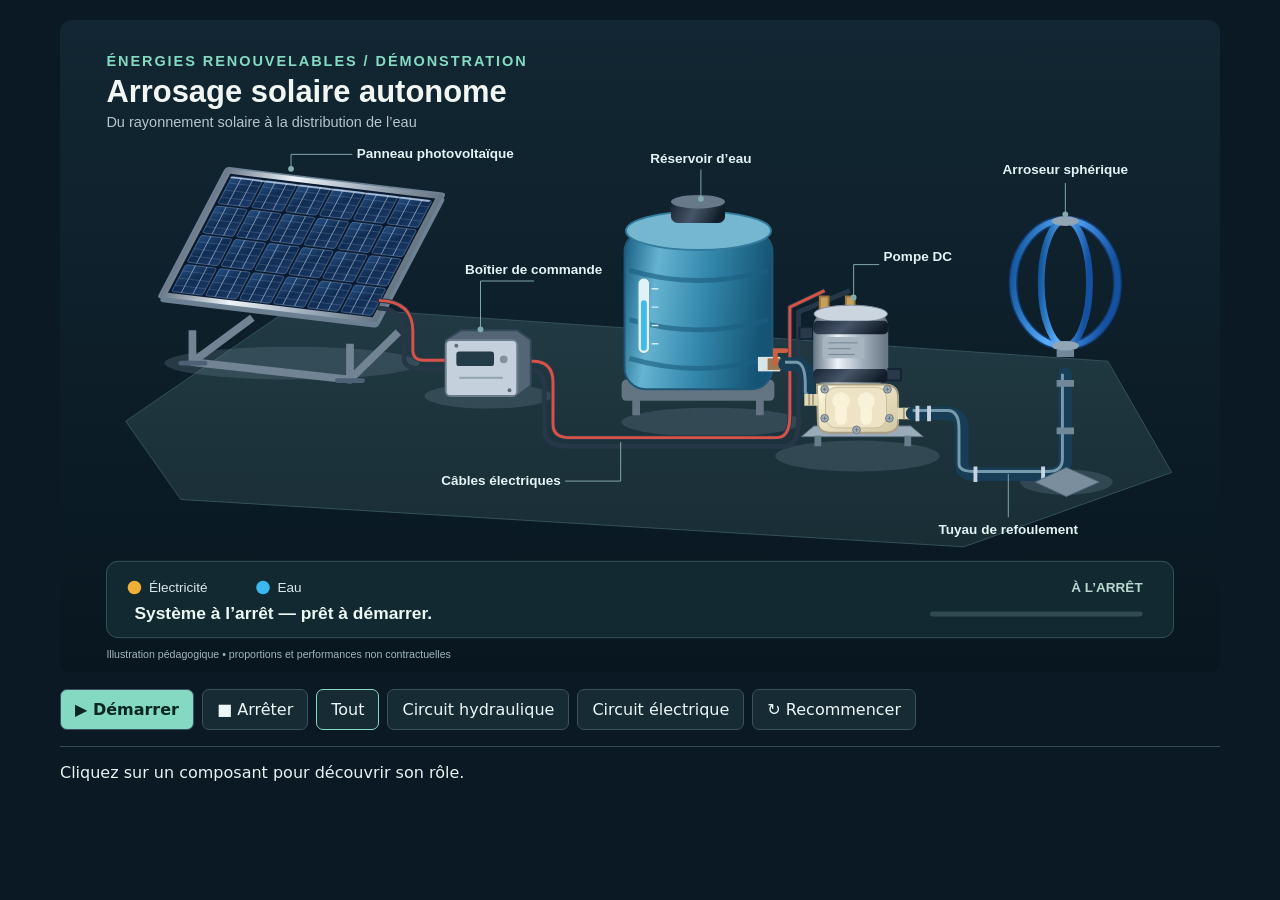
<file: circuit.html>
<!doctype html><html lang="fr"><head><meta charset="utf-8"><meta name="viewport" content="width=device-width, initial-scale=1"><title>Arrosage solaire – démonstration interactive</title><style>
*{box-sizing:border-box}body{margin:0;background:#0a1923;color:#e9f2f1;font:16px system-ui,sans-serif}
main{max-width:1200px;margin:auto;padding:clamp(4px,1.7vw,20px)}svg{display:block;width:100%;height:auto;border-radius:12px}
nav{display:flex;gap:8px;flex-wrap:wrap;margin:16px 0}button{border:1px solid #39525e;border-radius:7px;background:#172b35;color:#edf7f7;padding:10px 14px;cursor:pointer;font:inherit}button.primary{background:#83d9c1;color:#0a2621;font-weight:650}button[aria-pressed=true]{border-color:#83d9c1}button:focus-visible,svg g[tabindex]:focus{outline:3px solid #f2c371}#info{border-top:1px solid #334c55;padding:14px 0;line-height:1.5}svg g[tabindex]{cursor:pointer}@media(max-width:550px){button{padding:7px 9px;font-size:.9rem}nav{gap:5px}}
</style></head><body><main><svg xmlns="http://www.w3.org/2000/svg" viewBox="0 0 1200 675" width="1200" height="675" role="img" aria-label="Schéma animé du système d’arrosage solaire">
<defs>
 <linearGradient id="bg" x2="0" y2="1"><stop stop-color="#122733"/><stop offset="1" stop-color="#08161f"/></linearGradient>
 <linearGradient id="tank" x2="1" y2=".15"><stop stop-color="#155b81"/><stop offset=".25" stop-color="#65b3d1"/><stop offset=".6" stop-color="#3287aa"/><stop offset="1" stop-color="#155474"/></linearGradient>
 <linearGradient id="steel" x2="1" y2="0"><stop stop-color="#697888"/><stop offset=".32" stop-color="#edf3f8"/><stop offset=".65" stop-color="#a3b1be"/><stop offset="1" stop-color="#667581"/></linearGradient>
 <linearGradient id="black" x2="1" y2=".2"><stop stop-color="#172333"/><stop offset=".5" stop-color="#465668"/><stop offset="1" stop-color="#111c28"/></linearGradient>
 <linearGradient id="cream" x2="1" y2="1"><stop stop-color="#fff8dc"/><stop offset="1" stop-color="#d2c7a3"/></linearGradient>
 <linearGradient id="cell" x2="1" y2="1"><stop stop-color="#254d80"/><stop offset=".48" stop-color="#102d53"/><stop offset="1" stop-color="#1c3b69"/></linearGradient>
 <linearGradient id="blue" x2="1" y2=".2"><stop stop-color="#0a4d91"/><stop offset=".5" stop-color="#5caeff"/><stop offset="1" stop-color="#1451a1"/></linearGradient>
 <linearGradient id="ground" x2="0" y2="1"><stop stop-color="#213a43"/><stop offset="1" stop-color="#192d35"/></linearGradient>
</defs>
<rect width="1200" height="675" fill="url(#bg)"/>
<text x="48" y="48" font-family="sans-serif" font-size="15" font-weight="bold" letter-spacing="2" fill="#85dac2">ÉNERGIES RENOUVELABLES / DÉMONSTRATION</text>
<text x="48" y="85" font-family="sans-serif" font-size="32" font-weight="bold" fill="#f1f6f3">Arrosage solaire autonome</text>
<text x="48" y="111" font-family="sans-serif" font-size="15" fill="#b5c5cb">Du rayonnement solaire à la distribution de l’eau</text>
<path d="M68 415 L243 295 L1084 353 L1150 468 L935 545 L125 496Z" fill="url(#ground)" stroke="#35525d"/>
<g opacity=".25" fill="#758a9c"><ellipse cx="240" cy="355" rx="132" ry="17"/><ellipse cx="443" cy="389" rx="66" ry="13"/><ellipse cx="674" cy="416" rx="93" ry="15"/><ellipse cx="825" cy="451" rx="85" ry="16"/><ellipse cx="1041" cy="478" rx="48" ry="13"/></g>
<!-- solar panel stand -->
<g id="panel"><path d="M137 321L137 354L300 372L300 335M137 354L199 308M300 372L350 323" stroke="#728494" stroke-width="8" fill="none" stroke-linejoin="round"/><path d="M125 355L150 355M287 373L313 373" stroke="#4c6173" stroke-width="5" stroke-linecap="round"/>
<g transform="matrix(1 .12 -.43 .82 173 157)"><rect x="0" y="0" width="226" height="164" rx="4" fill="#6d8092"/><rect x="-3" y="-5" width="226" height="164" rx="3" fill="url(#steel)" stroke="#6c8296" stroke-width="2"/><rect x="4" y="2" width="212" height="150" fill="#091a31"/>
<rect x="7" y="5" width="32" height="34" rx="2" fill="url(#cell)" stroke="#6382a5" stroke-width=".6"/><path d="M17 5V39M29 5V39" stroke="#a6bad1" stroke-width=".7"/><path d="M7 13H39M7 22H39M7 31H39" stroke="#8ba1bd" stroke-width=".4" opacity=".65"/><rect x="42" y="5" width="32" height="34" rx="2" fill="url(#cell)" stroke="#6382a5" stroke-width=".6"/><path d="M52 5V39M64 5V39" stroke="#a6bad1" stroke-width=".7"/><path d="M42 13H74M42 22H74M42 31H74" stroke="#8ba1bd" stroke-width=".4" opacity=".65"/><rect x="77" y="5" width="32" height="34" rx="2" fill="url(#cell)" stroke="#6382a5" stroke-width=".6"/><path d="M87 5V39M99 5V39" stroke="#a6bad1" stroke-width=".7"/><path d="M77 13H109M77 22H109M77 31H109" stroke="#8ba1bd" stroke-width=".4" opacity=".65"/><rect x="112" y="5" width="32" height="34" rx="2" fill="url(#cell)" stroke="#6382a5" stroke-width=".6"/><path d="M122 5V39M134 5V39" stroke="#a6bad1" stroke-width=".7"/><path d="M112 13H144M112 22H144M112 31H144" stroke="#8ba1bd" stroke-width=".4" opacity=".65"/><rect x="147" y="5" width="32" height="34" rx="2" fill="url(#cell)" stroke="#6382a5" stroke-width=".6"/><path d="M157 5V39M169 5V39" stroke="#a6bad1" stroke-width=".7"/><path d="M147 13H179M147 22H179M147 31H179" stroke="#8ba1bd" stroke-width=".4" opacity=".65"/><rect x="182" y="5" width="32" height="34" rx="2" fill="url(#cell)" stroke="#6382a5" stroke-width=".6"/><path d="M192 5V39M204 5V39" stroke="#a6bad1" stroke-width=".7"/><path d="M182 13H214M182 22H214M182 31H214" stroke="#8ba1bd" stroke-width=".4" opacity=".65"/><rect x="7" y="42" width="32" height="34" rx="2" fill="url(#cell)" stroke="#6382a5" stroke-width=".6"/><path d="M17 42V76M29 42V76" stroke="#a6bad1" stroke-width=".7"/><path d="M7 50H39M7 59H39M7 68H39" stroke="#8ba1bd" stroke-width=".4" opacity=".65"/><rect x="42" y="42" width="32" height="34" rx="2" fill="url(#cell)" stroke="#6382a5" stroke-width=".6"/><path d="M52 42V76M64 42V76" stroke="#a6bad1" stroke-width=".7"/><path d="M42 50H74M42 59H74M42 68H74" stroke="#8ba1bd" stroke-width=".4" opacity=".65"/><rect x="77" y="42" width="32" height="34" rx="2" fill="url(#cell)" stroke="#6382a5" stroke-width=".6"/><path d="M87 42V76M99 42V76" stroke="#a6bad1" stroke-width=".7"/><path d="M77 50H109M77 59H109M77 68H109" stroke="#8ba1bd" stroke-width=".4" opacity=".65"/><rect x="112" y="42" width="32" height="34" rx="2" fill="url(#cell)" stroke="#6382a5" stroke-width=".6"/><path d="M122 42V76M134 42V76" stroke="#a6bad1" stroke-width=".7"/><path d="M112 50H144M112 59H144M112 68H144" stroke="#8ba1bd" stroke-width=".4" opacity=".65"/><rect x="147" y="42" width="32" height="34" rx="2" fill="url(#cell)" stroke="#6382a5" stroke-width=".6"/><path d="M157 42V76M169 42V76" stroke="#a6bad1" stroke-width=".7"/><path d="M147 50H179M147 59H179M147 68H179" stroke="#8ba1bd" stroke-width=".4" opacity=".65"/><rect x="182" y="42" width="32" height="34" rx="2" fill="url(#cell)" stroke="#6382a5" stroke-width=".6"/><path d="M192 42V76M204 42V76" stroke="#a6bad1" stroke-width=".7"/><path d="M182 50H214M182 59H214M182 68H214" stroke="#8ba1bd" stroke-width=".4" opacity=".65"/><rect x="7" y="79" width="32" height="34" rx="2" fill="url(#cell)" stroke="#6382a5" stroke-width=".6"/><path d="M17 79V113M29 79V113" stroke="#a6bad1" stroke-width=".7"/><path d="M7 87H39M7 96H39M7 105H39" stroke="#8ba1bd" stroke-width=".4" opacity=".65"/><rect x="42" y="79" width="32" height="34" rx="2" fill="url(#cell)" stroke="#6382a5" stroke-width=".6"/><path d="M52 79V113M64 79V113" stroke="#a6bad1" stroke-width=".7"/><path d="M42 87H74M42 96H74M42 105H74" stroke="#8ba1bd" stroke-width=".4" opacity=".65"/><rect x="77" y="79" width="32" height="34" rx="2" fill="url(#cell)" stroke="#6382a5" stroke-width=".6"/><path d="M87 79V113M99 79V113" stroke="#a6bad1" stroke-width=".7"/><path d="M77 87H109M77 96H109M77 105H109" stroke="#8ba1bd" stroke-width=".4" opacity=".65"/><rect x="112" y="79" width="32" height="34" rx="2" fill="url(#cell)" stroke="#6382a5" stroke-width=".6"/><path d="M122 79V113M134 79V113" stroke="#a6bad1" stroke-width=".7"/><path d="M112 87H144M112 96H144M112 105H144" stroke="#8ba1bd" stroke-width=".4" opacity=".65"/><rect x="147" y="79" width="32" height="34" rx="2" fill="url(#cell)" stroke="#6382a5" stroke-width=".6"/><path d="M157 79V113M169 79V113" stroke="#a6bad1" stroke-width=".7"/><path d="M147 87H179M147 96H179M147 105H179" stroke="#8ba1bd" stroke-width=".4" opacity=".65"/><rect x="182" y="79" width="32" height="34" rx="2" fill="url(#cell)" stroke="#6382a5" stroke-width=".6"/><path d="M192 79V113M204 79V113" stroke="#a6bad1" stroke-width=".7"/><path d="M182 87H214M182 96H214M182 105H214" stroke="#8ba1bd" stroke-width=".4" opacity=".65"/><rect x="7" y="116" width="32" height="34" rx="2" fill="url(#cell)" stroke="#6382a5" stroke-width=".6"/><path d="M17 116V150M29 116V150" stroke="#a6bad1" stroke-width=".7"/><path d="M7 124H39M7 133H39M7 142H39" stroke="#8ba1bd" stroke-width=".4" opacity=".65"/><rect x="42" y="116" width="32" height="34" rx="2" fill="url(#cell)" stroke="#6382a5" stroke-width=".6"/><path d="M52 116V150M64 116V150" stroke="#a6bad1" stroke-width=".7"/><path d="M42 124H74M42 133H74M42 142H74" stroke="#8ba1bd" stroke-width=".4" opacity=".65"/><rect x="77" y="116" width="32" height="34" rx="2" fill="url(#cell)" stroke="#6382a5" stroke-width=".6"/><path d="M87 116V150M99 116V150" stroke="#a6bad1" stroke-width=".7"/><path d="M77 124H109M77 133H109M77 142H109" stroke="#8ba1bd" stroke-width=".4" opacity=".65"/><rect x="112" y="116" width="32" height="34" rx="2" fill="url(#cell)" stroke="#6382a5" stroke-width=".6"/><path d="M122 116V150M134 116V150" stroke="#a6bad1" stroke-width=".7"/><path d="M112 124H144M112 133H144M112 142H144" stroke="#8ba1bd" stroke-width=".4" opacity=".65"/><rect x="147" y="116" width="32" height="34" rx="2" fill="url(#cell)" stroke="#6382a5" stroke-width=".6"/><path d="M157 116V150M169 116V150" stroke="#a6bad1" stroke-width=".7"/><path d="M147 124H179M147 133H179M147 142H179" stroke="#8ba1bd" stroke-width=".4" opacity=".65"/><rect x="182" y="116" width="32" height="34" rx="2" fill="url(#cell)" stroke="#6382a5" stroke-width=".6"/><path d="M192 116V150M204 116V150" stroke="#a6bad1" stroke-width=".7"/><path d="M182 124H214M182 133H214M182 142H214" stroke="#8ba1bd" stroke-width=".4" opacity=".65"/>
<path d="M6 6H212" stroke="#dcecff" opacity=".7" stroke-width="2"/></g></g>
<!-- electrical wiring from panel to box to motor -->
<path d="M330 290 Q365 291 365 322 L365 342 Q365 352 376 352 L404 352 M330 298 Q356 299 356 328 L356 351 Q356 361 376 361 L404 361" fill="none" stroke="#283747" stroke-width="5" stroke-linecap="round"/>
<path d="M330 290 Q365 291 365 322 L365 342 Q365 352 376 352 L404 352" fill="none" stroke="#d75247" stroke-width="3"/>
<path d="M474 353 L489 353 Q510 353 510 375 L510 418 Q510 432 526 432 L742 432 Q755 432 755 409 L755 297 L791 280 M474 362 L485 362 Q501 362 501 380 L501 424 Q501 441 526 441 L750 441 Q764 441 764 413 L764 302 L817 280" fill="none" stroke="#263747" stroke-width="5" stroke-linejoin="round"/>
<path d="M474 353 L489 353 Q510 353 510 375 L510 418 Q510 432 526 432 L742 432 Q755 432 755 409 L755 297 L791 280" fill="none" stroke="#d75247" stroke-width="3"/>
<!-- controller -->
<g id="controller"><path d="M399 331L415 321H473L487 331V378L473 389H399Z" fill="#546675" stroke="#334859" stroke-width="2"/><rect x="399" y="331" width="74" height="58" rx="5" fill="#c4d1dc" stroke="#697c8a" stroke-width="2"/><rect x="410" y="343" width="39" height="15" rx="3" fill="#243b48"/><circle id="led" cx="459" cy="351" r="4" fill="#82929c"/><path d="M413 370H458" stroke="#93a3af" stroke-width="2"/><circle cx="410" cy="337" r="2" fill="#5b6c7a"/><circle cx="465" cy="383" r="2" fill="#5b6c7a"/></g>
<!-- tank -->
<g id="reservoir"><rect x="581" y="372" width="158" height="22" rx="5" fill="#637483"/><path d="M596 383V409M724 383V409" stroke="#637483" stroke-width="8"/><rect x="584" y="218" width="153" height="164" rx="22" fill="url(#tank)" stroke="#205779" stroke-width="2"/><ellipse cx="660.5" cy="218" rx="75" ry="20" fill="#75b7d0" stroke="#337b9c" stroke-width="2"/><path d="M589 259Q660 280 732 259M589 310Q660 331 732 310M589 350Q660 371 732 350" fill="none" stroke="#1c6081" stroke-width="5" opacity=".65"/><rect x="632" y="188" width="56" height="22" rx="7" fill="url(#black)"/><ellipse cx="660" cy="188" rx="28" ry="7" fill="#687989"/><rect x="598" y="267" width="12" height="78" rx="6" fill="#e0f2f8" stroke="#5b9fb8"/><rect x="601" y="290" width="6" height="52" rx="3" fill="#42bbec"/><path d="M612 278h7M612 297h7M612 316h7M612 335h7" stroke="#d4edf6" stroke-width="1.5"/><path d="M722 356H745" stroke="#d9e6e9" stroke-width="15"/><path d="M732 356H750" stroke="#9b7850" stroke-width="12"/><path d="M740 356V342H751" fill="none" stroke="#cc5f44" stroke-width="5" stroke-linecap="round"/></g>
<!-- hydraulic intake -->
<path d="M750 356 L761 356 Q774 356 774 377 L774 384 Q774 393 785 393 L800 393" stroke="#183e55" stroke-width="14" fill="none" stroke-linecap="round"/><path d="M750 354 L761 354 Q771 354 771 377 L771 384 Q771 390 785 390 L800 390" stroke="#7699ab" stroke-width="3" fill="none"/>
<!-- pump bracket and faithful motor/head -->
<g id="pump"><path d="M780 420H880L893 431H767Z" fill="#9aabba" stroke="#617583"/><path d="M784 430V441M877 430V441" stroke="#667d8b" stroke-width="7"/>
<path d="M786 304V286H795V304M813 304V286H822V304" fill="#c6a05b" stroke="#9b7740" stroke-width="2"/>
<rect x="780" y="303" width="76" height="74" rx="14" fill="url(#steel)" stroke="#687b8b" stroke-width="1.5"/><ellipse cx="818" cy="304" rx="38" ry="9" fill="#cbd5df" stroke="#7f909f"/><rect x="779" y="311" width="78" height="14" rx="5" fill="url(#black)"/><rect x="779" y="361" width="78" height="14" rx="5" fill="url(#black)"/><path d="M778 318H765V330H778M856 361H870V373H856" fill="#29394a" stroke="#142536" stroke-width="2"/><rect x="789" y="328" width="43" height="22" rx="2" fill="#a7b5c1"/><path d="M795 334h30M795 340h23M795 346h27" stroke="#718492" stroke-width="1"/>
<path d="M783 377H853Q867 377 867 390V416Q867 427 852 427H799Q784 427 784 416Z" fill="url(#cream)" stroke="#a99f85" stroke-width="2"/><rect x="792" y="380" width="63" height="42" rx="11" fill="#eee4c5" stroke="#c7bd9e"/><circle cx="808" cy="394" r="9" fill="#f9f2d9"/><circle cx="834" cy="394" r="9" fill="#f9f2d9"/><path d="M808 404V413M834 404V413" stroke="#faf2d9" stroke-width="12" stroke-linecap="round"/>
<circle cx="791" cy="382" r="4" fill="#a2acb1" stroke="#687986"/><path d="M789 382h4M791 380v4" stroke="#5e6d78" stroke-width=".8"/><circle cx="856" cy="382" r="4" fill="#a2acb1" stroke="#687986"/><path d="M854 382h4M856 380v4" stroke="#5e6d78" stroke-width=".8"/><circle cx="791" cy="412" r="4" fill="#a2acb1" stroke="#687986"/><path d="M789 412h4M791 410v4" stroke="#5e6d78" stroke-width=".8"/><circle cx="858" cy="412" r="4" fill="#a2acb1" stroke="#687986"/><path d="M856 412h4M858 410v4" stroke="#5e6d78" stroke-width=".8"/><circle cx="824" cy="424" r="4" fill="#a2acb1" stroke="#687986"/><path d="M822 424h4M824 422v4" stroke="#5e6d78" stroke-width=".8"/>
<path d="M784 393H770M866 407H882" stroke="#e4d9b7" stroke-width="12"/><path d="M775 387V399M779 387V399M873 401V413M878 401V413" stroke="#a89e82" stroke-width="2"/></g>
<!-- discharge pipe -->
<path d="M882 407H918Q933 407 933 423V459Q933 470 946 470H1023Q1040 470 1040 454V366" fill="none" stroke="#173e56" stroke-width="14" stroke-linejoin="round" stroke-linecap="round"/><path d="M882 404H918Q930 404 930 423V459Q930 467 946 467H1023Q1037 467 1037 454V366" fill="none" stroke="#769bad" stroke-width="3"/>
<path d="M887 399V415M899 399V415M947 462V478M1017 462V478" stroke="#c7d4df" stroke-width="4"/>
<!-- sprinkler -->
<g id="sprinkler"><path d="M1009 478L1041 463L1075 478L1041 493Z" fill="#7b8e9d" stroke="#526c80"/><path d="M1040 475V333" stroke="url(#steel)" stroke-width="15"/><path d="M1031 425H1049M1031 376H1049M1031 345H1049" stroke="#71889b" stroke-width="7"/><ellipse cx="1040" cy="272" rx="54" ry="65" fill="none" stroke="#103d76" stroke-width="9"/><ellipse cx="1040" cy="272" rx="54" ry="65" fill="none" stroke="url(#blue)" stroke-width="6"/><ellipse cx="1040" cy="272" rx="25" ry="65" fill="none" stroke="url(#blue)" stroke-width="7"/><path d="M1040 207V337" stroke="url(#blue)" stroke-width="7"/><ellipse cx="1040" cy="208" rx="14" ry="5" fill="#91a5b5"/><ellipse cx="1040" cy="337" rx="14" ry="5" fill="#91a5b5"/></g>
<!-- moving instructional overlays -->
<g id="solar" opacity="0"><circle cx="106" cy="157" r="18" fill="#f4b335"/><g stroke="#f3b23c" stroke-width="3" stroke-linecap="round"><path d="M130.00 157.00L137.00 157.00"/><path d="M126.78 169.00L132.85 172.50"/><path d="M118.00 177.78L121.50 183.85"/><path d="M106.00 181.00L106.00 188.00"/><path d="M94.00 177.78L90.50 183.85"/><path d="M85.22 169.00L79.15 172.50"/><path d="M82.00 157.00L75.00 157.00"/><path d="M85.22 145.00L79.15 141.50"/><path d="M94.00 136.22L90.50 130.15"/><path d="M106.00 133.00L106.00 126.00"/><path d="M118.00 136.22L121.50 130.15"/><path d="M126.78 145.00L132.85 141.50"/></g><path d="M123 175L170 211M111 188L151 238M136 161L198 192" stroke="#e9ac39" stroke-width="2" stroke-dasharray="5 7" opacity=".8"/></g>
<g id="electric" opacity="0" fill="none" stroke="#ffc33e" stroke-width="4" stroke-linecap="round" stroke-dasharray="3 12" stroke-dashoffset="0.0"><path d="M330 290 Q365 291 365 322 L365 342 Q365 352 376 352 L404 352"/><path d="M474 353 L489 353 Q510 353 510 375 L510 418 Q510 432 526 432 L742 432 Q755 432 755 409 L755 297 L791 280"/></g>
<g id="intake" opacity="0" fill="none" stroke="#58d6ff" stroke-width="5" stroke-linecap="round" stroke-dasharray="4 11" stroke-dashoffset="0.0"><path d="M750 356 L761 356 Q774 356 774 377 L774 384 Q774 393 785 393 L800 393"/></g>
<g id="outflow" opacity="0" fill="none" stroke="#58d6ff" stroke-width="5" stroke-linecap="round" stroke-dasharray="4 11" stroke-dashoffset="0.0"><path d="M882 407H918Q933 407 933 423V459Q933 470 946 470H1023Q1040 470 1040 454V337"/></g>
<g id="sprays" opacity="0" fill="none" stroke="#39a8e4" stroke-width="2.5" stroke-linecap="round" stroke-dasharray="2 9" stroke-dashoffset="0.0"> <path d="M992 253Q941 205 917 324"/><path d="M1008 222Q965 140 926 242"/><path d="M1030 211Q1001 128 984 197"/><path d="M1054 214Q1089 134 1111 213"/><path d="M1080 232Q1144 171 1166 295"/><path d="M1090 270Q1151 247 1174 374"/></g>
<!-- annotation lines and labels -->
<g font-family="sans-serif" font-size="14" font-weight="bold" fill="#e3f2f4" stroke-linecap="round">
<g><path d="M239 154V139H302" stroke="#83abae" fill="none"/><circle cx="239" cy="154" r="3" fill="#83abae"/><text x="307" y="143">Panneau photovoltaïque</text></g>
<g><path d="M435 320V270H490" stroke="#83abae" fill="none"/><circle cx="435" cy="320" r="3" fill="#83abae"/><text x="490" y="263" text-anchor="middle">Boîtier de commande</text></g>
<g><path d="M663 185V155" stroke="#83abae" fill="none"/><circle cx="663" cy="185" r="3" fill="#83abae"/><text x="663" y="148" text-anchor="middle">Réservoir d’eau</text></g>
<g><path d="M821 287V253H847" stroke="#83abae" fill="none"/><circle cx="821" cy="287" r="3" fill="#83abae"/><text x="852" y="249">Pompe DC</text></g>
<g><path d="M1040 201V169" stroke="#83abae" fill="none"/><circle cx="1040" cy="201" r="3" fill="#83abae"/><text x="1040" y="159" text-anchor="middle">Arroseur sphérique</text></g>
<g><path d="M580 437V477H523" stroke="#83abae" fill="none"/><text x="518" y="481" text-anchor="end">Câbles électriques</text></g>
<g><path d="M981 470V514" stroke="#83abae" fill="none"/><text x="981" y="532" text-anchor="middle">Tuyau de refoulement</text></g>
</g>
<rect x="48" y="560" width="1104" height="79" rx="12" fill="#132932" stroke="#39545e"/>
<circle cx="77" cy="587" r="7" fill="#f0b036"/><text x="92" y="592" font-family="sans-serif" font-size="14" fill="#dae8eb">Électricité</text><circle cx="210" cy="587" r="7" fill="#39b9ee"/><text x="225" y="592" font-family="sans-serif" font-size="14" fill="#dae8eb">Eau</text>
<text id="stage" x="77" y="620" font-family="sans-serif" font-size="18" font-weight="bold" fill="#edfaf4">Système à l’arrêt — prêt à démarrer.</text>
<text id="step" x="1120" y="592" text-anchor="end" font-family="sans-serif" font-size="14" font-weight="bold" fill="#b6d8cf">À L’ARRÊT</text>
<rect x="900" y="612" width="220" height="5" rx="2.5" fill="#304a50"/><rect id="progress" x="900" y="612" width="0.0" height="5" rx="2.5" fill="#6be4c3"/>
<text x="48" y="660" font-family="sans-serif" font-size="11" fill="#a1b7bc">Illustration pédagogique • proportions et performances non contractuelles</text>
</svg><nav aria-label="Commandes"><button id="start" class="primary">▶ Démarrer</button><button id="stop">■ Arrêter</button><button id="all" aria-pressed="true">Tout</button><button id="water" aria-pressed="false">Circuit hydraulique</button><button id="power" aria-pressed="false">Circuit électrique</button><button id="reset">↻ Recommencer</button></nav><div id="info" aria-live="polite">Cliquez sur un composant pour découvrir son rôle.</div></main><script>
const $=id=>document.getElementById(id);let running=false,t=0,last=0,mode='all';const stages=[['Le panneau reçoit la lumière solaire.','01 / 04'],['L’électricité alimente la commande et la pompe.','02 / 04'],['La pompe aspire l’eau et la refoule vers l’arroseur.','03 / 04'],['L’arroseur distribue l’eau : le système fonctionne.','04 / 04']];function draw(){let n=t<3?0:t<6?1:t<9?2:3;let v={solar:running&&mode!=='water',electric:running&&n>=1&&mode!=='water',intake:running&&n>=2&&mode!=='power',outflow:running&&n>=2&&mode!=='power',sprays:running&&n>=3&&mode!=='power'};for(let [k,b] of Object.entries(v)){$(k).setAttribute('opacity',b?1:0);$(k).setAttribute('stroke-dashoffset',-t*42)}$('stage').textContent=running?stages[n][0]:'Système à l’arrêt — prêt à démarrer.';$('step').textContent=running?stages[n][1]:'À L’ARRÊT';$('progress').setAttribute('width',running?Math.min(t/15,1)*220:0);$('led').setAttribute('fill',running&&n>=1?'#34c77e':'#82929c');}function tick(now){if(running&&last)t=Math.min(t+(now-last)/1000,100000);last=now;draw();if(running)requestAnimationFrame(tick)}$('start').onclick=()=>{if(!running){last=0;requestAnimationFrame(tick)}running=true;t=0};$('stop').onclick=()=>{running=false;t=0;draw()};$('reset').onclick=()=>{if(!running){last=0;requestAnimationFrame(tick)}running=true;t=0;draw()};for(let k of ['all','water','power'])$(k).onclick=()=>{mode=k;for(let a of ['all','water','power'])$(a).setAttribute('aria-pressed',a===k);draw()};const parts={panel:'Panneau photovoltaïque — transforme le rayonnement solaire en électricité.',controller:'Boîtier de commande — commande et protège le circuit électrique.',reservoir:'Réservoir — stocke l’eau et alimente l’aspiration de la pompe.',pump:'Pompe DC — aspire l’eau et la refoule vers l’arroseur.',sprinkler:'Arroseur sphérique — répartit l’eau sur la zone à arroser.'};for(let [id,desc] of Object.entries(parts)){let g=$(id);g.setAttribute('tabindex','0');g.setAttribute('role','button');g.setAttribute('aria-label',desc);let show=()=>{$('info').textContent=desc};g.addEventListener('click',show);g.addEventListener('keydown',e=>{if(e.key==='Enter'||e.key===' '){e.preventDefault();show()}})}draw();</script></body></html>
</file>
